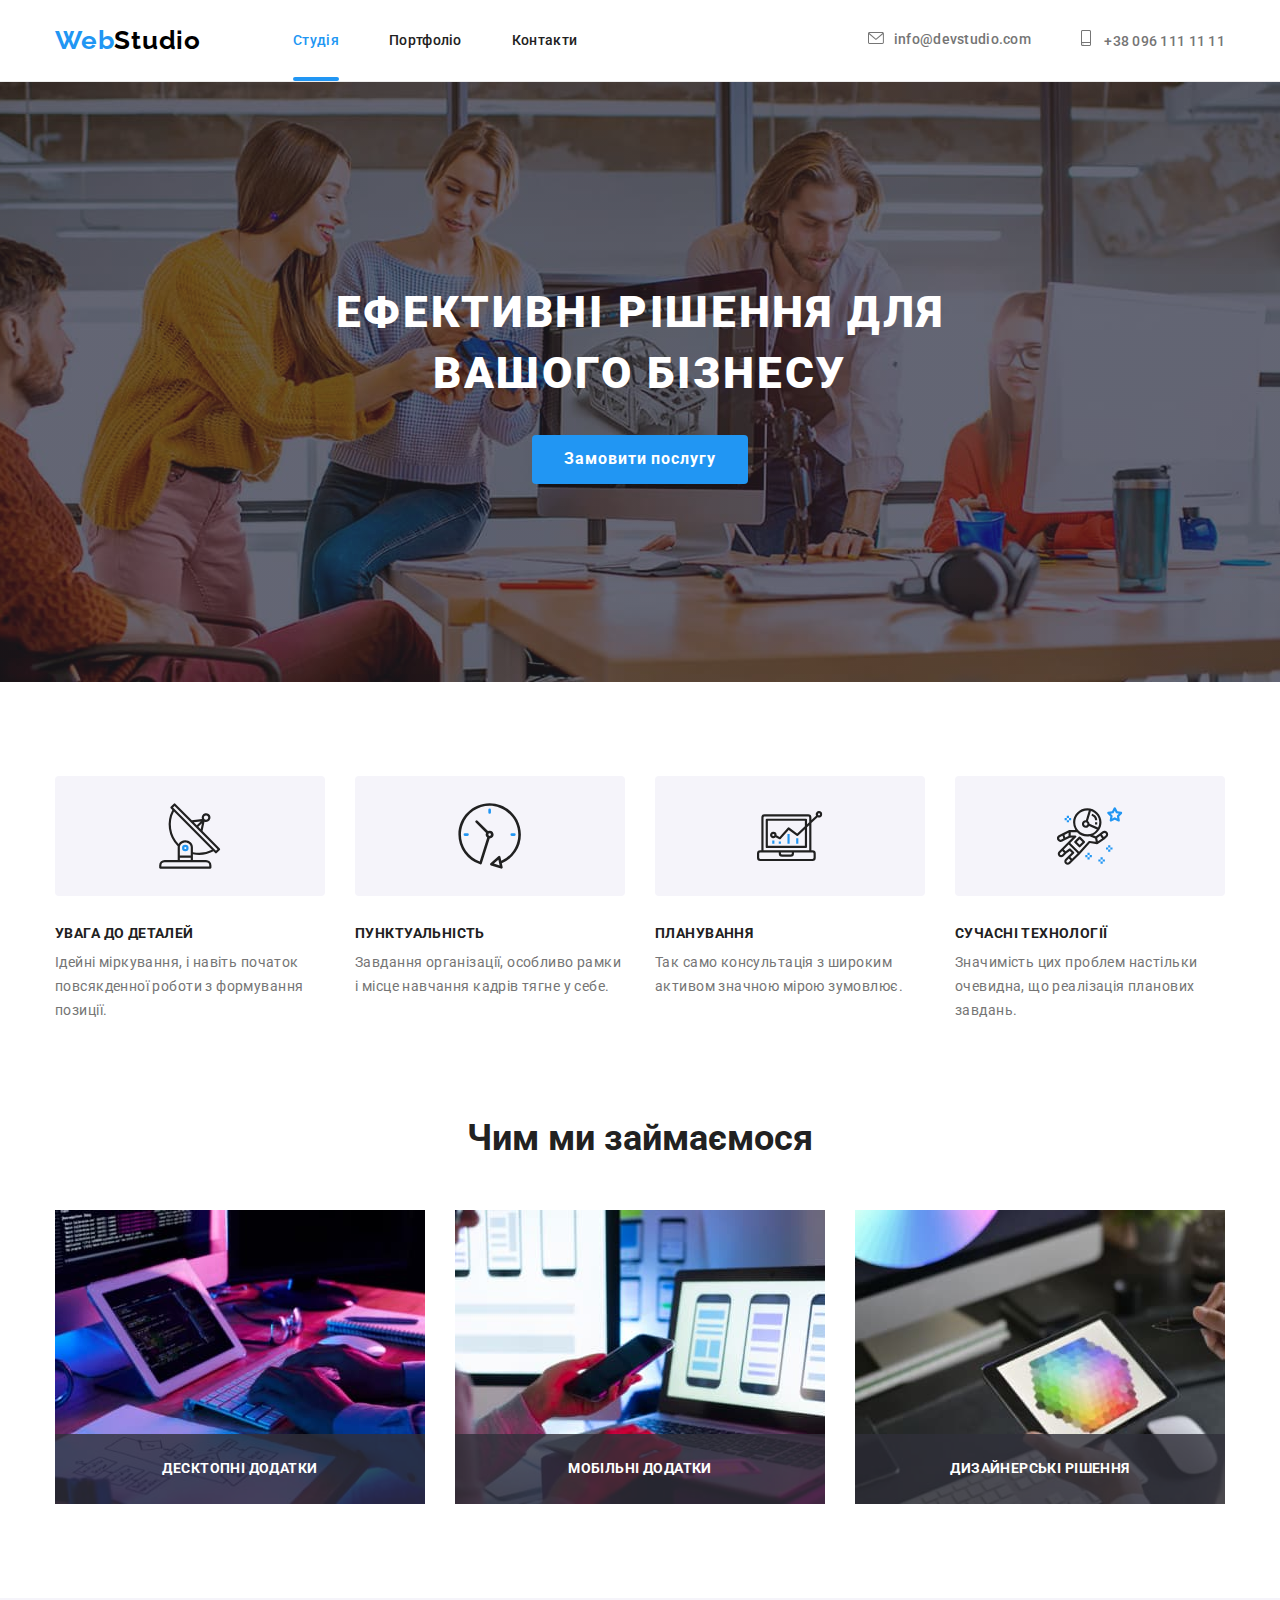
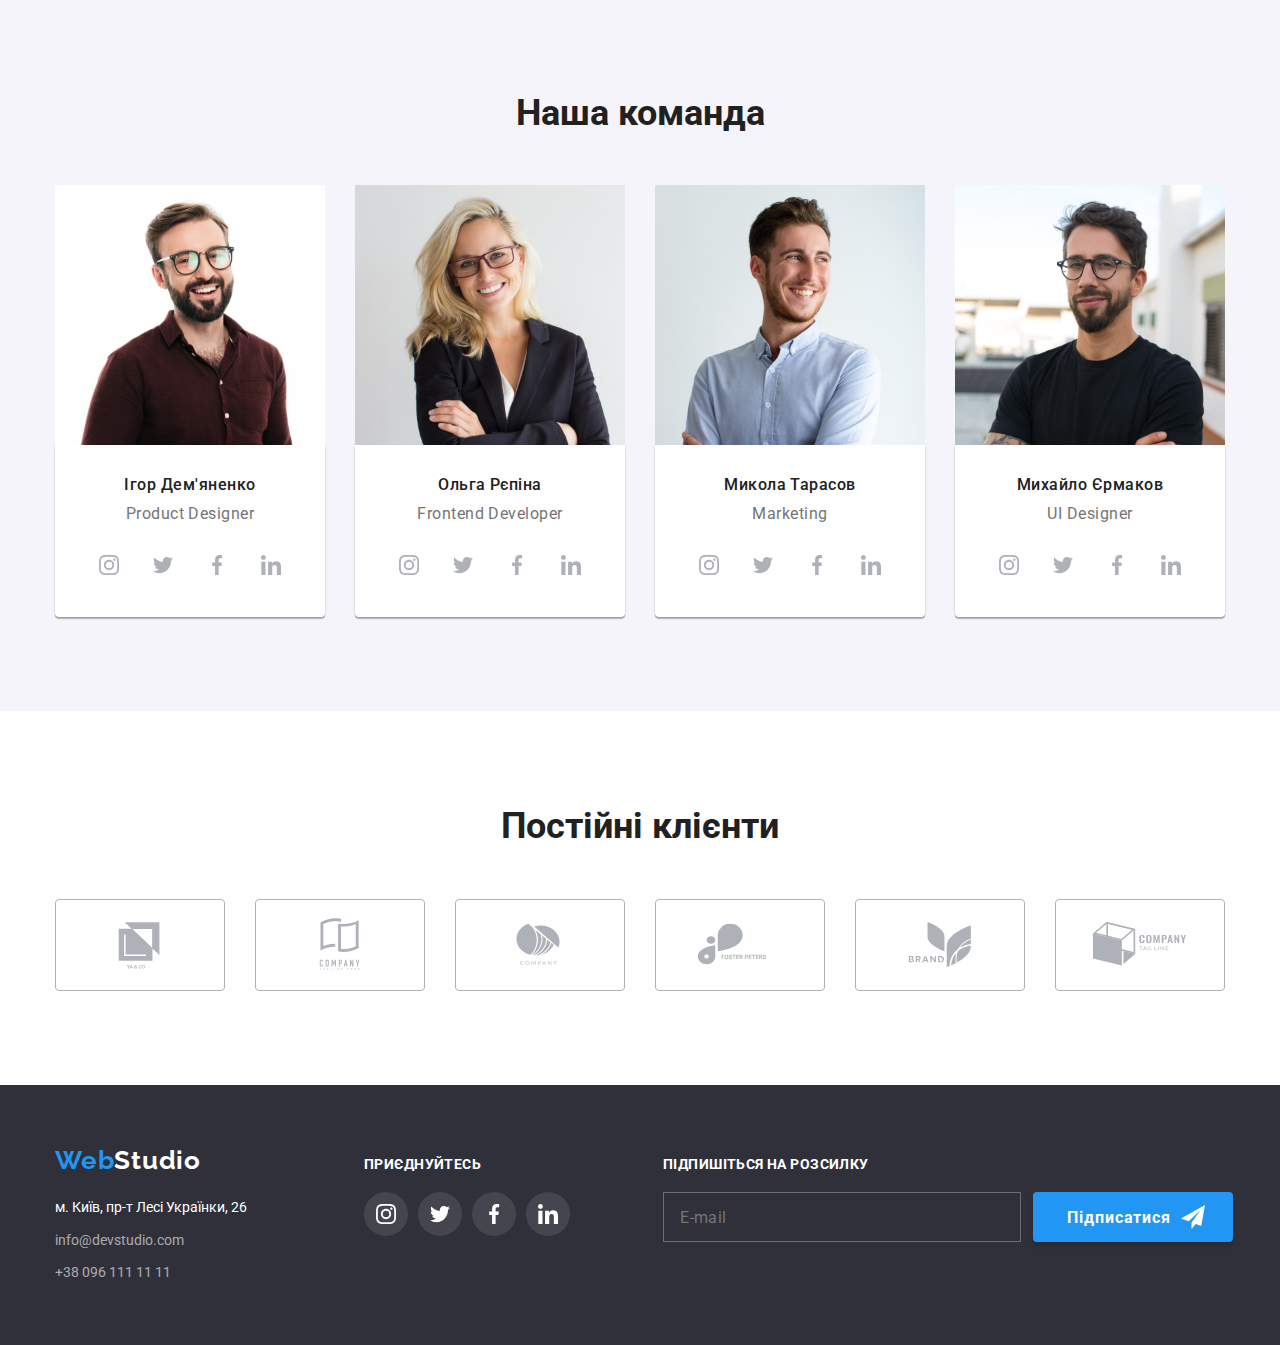
<file: index.html>
<!DOCTYPE html>
<html lang="en">
  <head>
    <meta charset="UTF-8" />
    <meta http-equiv="X-UA-Compatible" content="IE=edge" />
    <meta name="viewport" content="width=device-width, initial-scale=1.0" />
    <title>Web Studio</title>
    <link
      href="https://fonts.googleapis.com/css2?family=Raleway:wght@700&family=Roboto:wght@400;500;700;900&display=swap"
      rel="stylesheet"
    />
    <link
      rel="stylesheet"
      href="https://cdnjs.cloudflare.com/ajax/libs/modern-normalize/1.1.0/modern-normalize.min.css"
    />
    <link rel="stylesheet" href="./CSS/styles.css" />
  </head>
  <body class="page">
    <header class="page-header">
      <div class="container">
        <div class="main-header">
          <a href="./index.html" class="logo"
            ><span class="logo-title">Web</span>Studio</a
          >
          <nav>
            <ul class="site-nav list">
              <li class="item">
                <a href="./index.html" class="link current">Студія</a>
              </li>
              <li class="item">
                <a href="./portfolio.html" class="link">Портфоліо</a>
              </li>
              <li class="item"><a href="" class="link">Контакти</a></li>
            </ul>
          </nav>
          <div class="contacts">
            <ul class="contacts-list">
              <li class="item">
                <a href="mailto:info@devstudio.com" class="email"
                  ><svg class="icon-envelope">
                    <use href="./symbol-defs.svg#icon-envelope"></use></svg
                  >info@devstudio.com</a
                >
              </li>
              <li class="item">
                <a href="tel:+380961111111" class="phone">
                  <svg class="icon-smartphone">
                    <use href="./symbol-defs.svg#icon-smartphone"></use>
                  </svg>
                  +38 096 111 11 11</a
                >
              </li>
            </ul>
          </div>
        </div>
      </div>
    </header>
    <main>
      <section class="hero">
        <h1 class="hero-title">ЕФЕКТИВНІ РІШЕННЯ ДЛЯ ВАШОГО БІЗНЕСУ</h1>
        <button type="button" class="button-hero" data-modal-open>
          Замовити послугу
        </button>
        <div class="backdrop is-hidden" data-modal>
          <div class="modal">
            <button type="button" class="button-modal" data-modal-close>
              <svg class="modal-icon" width="18" height="18">
                <use href="./symbol-defs2.svg#icon-close-black-18dp-2-1"></use>
              </svg>
            </button>
            <p class="modal-title">Залиште свої дані, ми вам передзвонимо</p>
            <form class="modal-form">
              <label class="form-field">
                <span class="form-label">Ім'я</span>
                <input type="text" name="name" />
                <svg class="form-icon" width="18" height="18">
                  <use href="./symbol-defs3.svg#icon-person-black"></use>
                </svg>
              </label>
              <label class="form-field"
                ><span class="form-label">Телефон</span>
                <input type="tel" name="tel" />
                <svg class="form-icon" width="18" height="18">
                  <use href="./symbol-defs3.svg#icon-phone-black"></use>
                </svg>
              </label>
              <label class="form-field">
                <span class="form-label">Пошта</span>
                <input type="email" name="email" />
                <svg class="form-icon" width="18" height="18">
                  <use href="./symbol-defs3.svg#icon-email-black"></use>
                </svg>
              </label>
              <label class="form-field"
                ><span class="form-label">Коментар</span>
                <textarea
                  class="comment"
                  name="comment"
                  rows="6"
                  placeholder="Введіть текст"
                ></textarea>
              </label>
              <label class="checkbox-label">
                <input class="checkbox" type="checkbox" name="policy" />
                <span class="checkbox-icon"></span>
                <span class="policy-text"
                  >Погоджуюся з розсилкою та приймаю
                </span><a href="" class="policy-link">Умови договору</a></label
              >
              <button class="form-button" type="submit">Відправити</button>
            </form>
          </div>
        </div>
      </section>
      <section class="about">
        <div class="container">
          <h2 class="visually-hidden">About</h2>
          <ul class="feature-list">
            <li class="item">
              <div class="thumb">
                <svg class="thumb-icon-antenna">
                  <use href="./symbol-defs.svg#icon-antenna-1"></use>
                </svg>
              </div>
              <h3 class="title">УВАГА ДО ДЕТАЛЕЙ</h3>
              <p>
                Ідейні міркування, і навіть початок повсякденної роботи з
                формування позиції.
              </p>
            </li>
            <li class="item">
              <div class="thumb">
                <svg class="thumb-icon-clock">
                  <use href="./symbol-defs.svg#icon-clock-1"></use>
                </svg>
              </div>
              <h3 class="title">ПУНКТУАЛЬНІСТЬ</h3>
              <p>
                Завдання організації, особливо рамки і місце навчання кадрів
                тягне у себе.
              </p>
            </li>
            <li class="item">
              <div class="thumb">
                <svg class="thumb-icon-diagram">
                  <use href="./symbol-defs.svg#icon-diagram-1"></use>
                </svg>
              </div>
              <h3 class="title">ПЛАНУВАННЯ</h3>
              <p>
                Так само консультація з широким активом значною мірою зумовлює.
              </p>
            </li>
            <li class="item">
              <div class="thumb">
                <svg class="thumb-icon-astronaut">
                  <use href="./symbol-defs.svg#icon-astronaut-1"></use>
                </svg>
              </div>
              <h3 class="title">СУЧАСНІ ТЕХНОЛОГІЇ</h3>
              <p>
                Значимість цих проблем настільки очевидна, що реалізація
                планових завдань.
              </p>
            </li>
          </ul>
        </div>
      </section>
      <section class="work">
        <div class="container">
          <h2 class="section-title">Чим ми займаємося</h2>
          <ul class="work-list">
            <li class="work-item">
              <div class="wrapper">
                <img
                  src="./images/computer.jpg"
                  alt="робота з кодуванням"
                  width="370"
                  height="294"
                />
                <div class="overlay-box">
                  <p class="overlay-text">Десктопні додатки</p>
                </div>
              </div>
            </li>
            <li class="work-item">
              <div class="wrapper">
                <img
                  src="./images/phone.jpg"
                  alt="вибір інтерфейсу"
                  width="370"
                  height="294"
                />
                <div class="overlay-box">
                  <p class="overlay-text">Мобільні додатки</p>
                </div>
              </div>
            </li>
            <li class="work-item">
              <div class="wrapper">
                <img
                  src="./images/tablet.jpg"
                  alt="підбір кольорів"
                  width="370"
                  height="294"
                />
                <div class="overlay-box">
                  <p class="overlay-text">Дизайнерські рішення</p>
                </div>
              </div>
            </li>
          </ul>
        </div>
      </section>
      <section class="team">
        <div class="container">
          <h2 class="section-title">Наша команда</h2>
          <ul class="team-list">
            <li class="item">
              <article class="team-card">
                <div class="card-box">
                  <img
                    src="./images/pdesigner.jpg"
                    alt="Ігор Дем'яненко"
                    width="270"
                    height="260"
                  />
                </div>
                <div class="team-content">
                  <h3 class="team-title">Ігор Дем'яненко</h3>
                  <p class="team-text">Product Designer</p>
                  <ul class="socials list">
                    <li class="socials-item">
                      <a
                        class="socials-link link"
                        href="https://instagram.com"
                        target="_blank"
                        rel="nofollow noopener noreferrer"
                        aria-label="
                      Instagram icon"
                      >
                        <svg class="socials-icon" width="20" height="20">
                          <use href="./symbol-defs.svg#icon-instagram-2"></use>
                        </svg>
                      </a>
                    </li>
                    <li class="socials-item">
                      <a
                        class="socials-link link"
                        href="https://twitter.com"
                        target="_blank"
                        rel="nofollow noopener noreferrer"
                        aria-label="
                      Twitter icon"
                      >
                        <svg class="socials-icon" width="20" height="20">
                          <use href="./symbol-defs.svg#icon-twitter-1"></use>
                        </svg>
                      </a>
                    </li>
                    <li class="socials-item">
                      <a
                        class="socials-link link"
                        href="https://facebook.com"
                        target="_blank"
                        rel="nofollow noopener noreferrer"
                        aria-label="
                      Facebook icon"
                      >
                        <svg class="socials-icon" width="20" height="20">
                          <use href="./symbol-defs.svg#icon-facebook-1"></use>
                        </svg>
                      </a>
                    </li>
                    <li class="socials-item">
                      <a
                        class="socials-link link"
                        href="https://linkedin.com"
                        target="_blank"
                        rel="nofollow noopener noreferrer"
                        aria-label="
                      Linkedin icon"
                      >
                        <svg class="socials-icon" width="20" height="20">
                          <use href="./symbol-defs.svg#icon-linkedin-1"></use>
                        </svg>
                      </a>
                    </li>
                  </ul>
                </div>
              </article>
            </li>
            <li class="item">
              <article class="team-card">
                <div class="card-box">
                  <img
                    src="./images/developer.jpg"
                    alt="Ольга Рєпіна"
                    width="270"
                    height="260"
                  />
                </div>
                <div class="team-content">
                  <h3 class="team-title">Ольга Рєпіна</h3>
                  <p class="team=text">Frontend Developer</p>
                  <ul class="socials list">
                    <li class="socials-item">
                      <a
                        class="socials-link link"
                        href="https://instagram.com"
                        target="_blank"
                        rel="nofollow noopener noreferrer"
                        aria-label="
                      Instagram icon"
                      >
                        <svg class="socials-icon" width="20" height="20">
                          <use href="./symbol-defs.svg#icon-instagram-2"></use>
                        </svg>
                      </a>
                    </li>
                    <li class="socials-item">
                      <a
                        class="socials-link link"
                        href="https://twitter.com"
                        target="_blank"
                        rel="nofollow noopener noreferrer"
                        aria-label="
                      Twitter icon"
                      >
                        <svg class="socials-icon" width="20" height="20">
                          <use href="./symbol-defs.svg#icon-twitter-1"></use>
                        </svg>
                      </a>
                    </li>
                    <li class="socials-item">
                      <a
                        class="socials-link link"
                        href="https://facebook.com"
                        target="_blank"
                        rel="nofollow noopener noreferrer"
                        aria-label="
                      Facebook icon"
                      >
                        <svg class="socials-icon" width="20" height="20">
                          <use href="./symbol-defs.svg#icon-facebook-1"></use>
                        </svg>
                      </a>
                    </li>
                    <li class="socials-item">
                      <a
                        class="socials-link link"
                        href="https://linkedin.com"
                        target="_blank"
                        rel="nofollow noopener noreferrer"
                        aria-label="
                      Linkedin icon"
                      >
                        <svg class="socials-icon" width="20" height="20">
                          <use href="./symbol-defs.svg#icon-linkedin-1"></use>
                        </svg>
                      </a>
                    </li>
                  </ul>
                </div>
              </article>
            </li>
            <li class="item">
              <article class="team-card">
                <div class="card-box">
                  <img
                    src="./images/marketing.jpg"
                    alt="Микола Тарасов"
                    width="270"
                    height="260"
                  />
                </div>
                <div class="team-content">
                  <h3 class="team-title">Микола Тарасов</h3>
                  <p class="team-text">Marketing</p>
                  <ul class="socials list">
                    <li class="socials-item">
                      <a
                        class="socials-link link"
                        href="https://instagram.com"
                        target="_blank"
                        rel="nofollow noopener noreferrer"
                        aria-label="
                      Instagram icon"
                      >
                        <svg class="socials-icon" width="20" height="20">
                          <use href="./symbol-defs.svg#icon-instagram-2"></use>
                        </svg>
                      </a>
                    </li>
                    <li class="socials-item">
                      <a
                        class="socials-link link"
                        href="https://twitter.com"
                        target="_blank"
                        rel="nofollow noopener noreferrer"
                        aria-label="
                      Twitter icon"
                      >
                        <svg class="socials-icon" width="20" height="20">
                          <use href="./symbol-defs.svg#icon-twitter-1"></use>
                        </svg>
                      </a>
                    </li>
                    <li class="socials-item">
                      <a
                        class="socials-link link"
                        href="https://facebook.com"
                        target="_blank"
                        rel="nofollow noopener noreferrer"
                        aria-label="
                      Facebook icon"
                      >
                        <svg class="socials-icon" width="20" height="20">
                          <use href="./symbol-defs.svg#icon-facebook-1"></use>
                        </svg>
                      </a>
                    </li>
                    <li class="socials-item">
                      <a
                        class="socials-link link"
                        href="https://linkedin.com"
                        target="_blank"
                        rel="nofollow noopener noreferrer"
                        aria-label="
                      Linkedin icon"
                      >
                        <svg class="socials-icon" width="20" height="20">
                          <use href="./symbol-defs.svg#icon-linkedin-1"></use>
                        </svg>
                      </a>
                    </li>
                  </ul>
                </div>
              </article>
            </li>
            <li class="item">
              <article class="team-card">
                <div class="card-box">
                  <img
                    src="./images/uidesigner.jpg"
                    alt="Михайло Єрмаков"
                    width="270"
                    height="260"
                  />
                </div>
                <div class="team-content">
                  <h3 class="team-title">Михайло Єрмаков</h3>
                  <p class="team-text">UI Designer</p>
                  <ul class="socials list">
                    <li class="socials-item">
                      <a
                        class="socials-link link"
                        href="https://instagram.com"
                        target="_blank"
                        rel="nofollow noopener noreferrer"
                        aria-label="
                      Instagram icon"
                      >
                        <svg class="socials-icon" width="20" height="20">
                          <use href="./symbol-defs.svg#icon-instagram-2"></use>
                        </svg>
                      </a>
                    </li>
                    <li class="socials-item">
                      <a
                        class="socials-link link"
                        href="https://twitter.com"
                        target="_blank"
                        rel="nofollow noopener noreferrer"
                        aria-label="
                      Twitter icon"
                      >
                        <svg class="socials-icon" width="20" height="20">
                          <use href="./symbol-defs.svg#icon-twitter-1"></use>
                        </svg>
                      </a>
                    </li>
                    <li class="socials-item">
                      <a
                        class="socials-link link"
                        href="https://facebook.com"
                        target="_blank"
                        rel="nofollow noopener noreferrer"
                        aria-label="
                      Facebook icon"
                      >
                        <svg class="socials-icon" width="20" height="20">
                          <use href="./symbol-defs.svg#icon-facebook-1"></use>
                        </svg>
                      </a>
                    </li>
                    <li class="socials-item">
                      <a
                        class="socials-link link"
                        href="https://linkedin.com"
                        target="_blank"
                        rel="nofollow noopener noreferrer"
                        aria-label="
                      Linkedin icon"
                      >
                        <svg class="socials-icon" width="20" height="20">
                          <use href="./symbol-defs.svg#icon-linkedin-1"></use>
                        </svg>
                      </a>
                    </li>
                  </ul>
                </div>
              </article>
            </li>
          </ul>
        </div>
      </section>
      <section class="clients">
        <div class="container">
          <h2 class="section-title">Постійні клієнти</h2>
          <ul class="clients-list">
            <li class="clients-item">
              <a class="clients-link" href="">
                <svg class="clients-icon" width="106" height="60">
                  <use href="./symbol-defs.svg#icon-Logo"></use>
                </svg>
              </a>
            </li>
            <li class="clients-item">
              <a class="clients-link" href="">
                <svg class="clients-icon" width="106" height="60">
                  <use href="./symbol-defs.svg#icon-Logo2"></use></svg
              ></a>
            </li>
            <li class="clients-item">
              <a class="clients-link" href="">
                <svg class="clients-icon" width="106" height="60">
                  <use href="./symbol-defs.svg#icon-Logo3"></use></svg
              ></a>
            </li>
            <li class="clients-item">
              <a class="clients-link" href="">
                <svg class="clients-icon" width="106" height="60">
                  <use href="./symbol-defs.svg#icon-Logo4"></use></svg
              ></a>
            </li>
            <li class="clients-item">
              <a class="clients-link" href="">
                <svg class="clients-icon" width="106" height="60">
                  <use href="./symbol-defs.svg#icon-Logo5"></use></svg
              ></a>
            </li>
            <li class="clients-item">
              <a class="clients-link" href="">
                <svg class="clients-icon" width="106" height="60">
                  <use href="./symbol-defs.svg#icon-Logo6"></use></svg
              ></a>
            </li>
          </ul>
        </div>
      </section>
    </main>
    <footer>
      <div class="footer-container">
        <div class="footer-contacts">
          <div class="footer-logo">
            <a href="./index.html" class="logo"
              ><span class="logo-title">Web</span
              ><span class="logo-text">Studio</span></a
            >
          </div>
          <address>
            <ul class="footer-list">
              <li class="footer-item">
                <a
                  href="https://goo.gl/maps/LgCk8jeFPAjLe6aG8"
                  target="_blank"
                  rel="noopener noreferrer nofollow"
                  class="contact-address"
                  >м. Київ, пр-т Лесі Українки, 26</a
                >
              </li>
              <li class="footer-item">
                <a href="mailto:info@devstudio.com" class="contact-email"
                  >info@devstudio.com</a
                >
              </li>
              <li class="footer-item">
                <a href="tel:+380961111111" class="contact-phone"
                  >+38 096 111 11 11</a
                >
              </li>
            </ul>
          </address>
        </div>
        <div class="footer-content">
          <p class="footer-title">приєднуйтесь</p>
          <ul class="networks-list">
            <li class="networks-item">
              <a
                class="networks-link link"
                href="https://instagram.com"
                target="_blank"
                rel="nofollow noopener noreferrer"
                aria-label="
            Instagram icon"
              >
                <svg class="networks-icon" width="20" height="20">
                  <use href="./symbol-defs.svg#icon-instagram-2"></use>
                </svg>
              </a>
            </li>
            <li class="networks-item">
              <a
                class="networks-link link"
                href="https://twitter.com"
                target="_blank"
                rel="nofollow noopener noreferrer"
                aria-label="
            Twitter icon"
              >
                <svg class="networks-icon" width="20" height="20">
                  <use href="./symbol-defs.svg#icon-twitter-1"></use>
                </svg>
              </a>
            </li>
            <li class="networks-item">
              <a
                class="networks-link link"
                href="https://facebook.com"
                target="_blank"
                rel="nofollow noopener noreferrer"
                aria-label="
            Facebook icon"
              >
                <svg class="networks-icon" width="20" height="20">
                  <use href="./symbol-defs.svg#icon-facebook-1"></use>
                </svg>
              </a>
            </li>
            <li class="networks-item">
              <a
                class="networks-link link"
                href="https://linkedin.com"
                target="_blank"
                rel="nofollow noopener noreferrer"
                aria-label="
            Linkedin icon"
              >
                <svg class="networks-icon" width="20" height="20">
                  <use href="./symbol-defs.svg#icon-linkedin-1"></use>
                </svg>
              </a>
            </li>
          </ul>
        </div>
        <div>
          <p class="footer-title">Підпишіться на розсилку</p>
          <form class="footer-form">
            <label class="footer-label">
              <input
                class="footer-input"
                type="email"
                name="email"
                placeholder="E-mail"
              />
            </label>
            <button class="footer-button" type="submit">
              <span class="footer-subscribe">Підписатися</span>
              <svg class="footer-icon" width="24" height="24">
                <use href="./symbol-defs3.svg#icon-icon-send"></use>
              </svg>
            </button>
          </form>
        </div>
      </div>
    </footer>
    <script src="./js/modal.js"></script>
  </body>
</html>
</file>
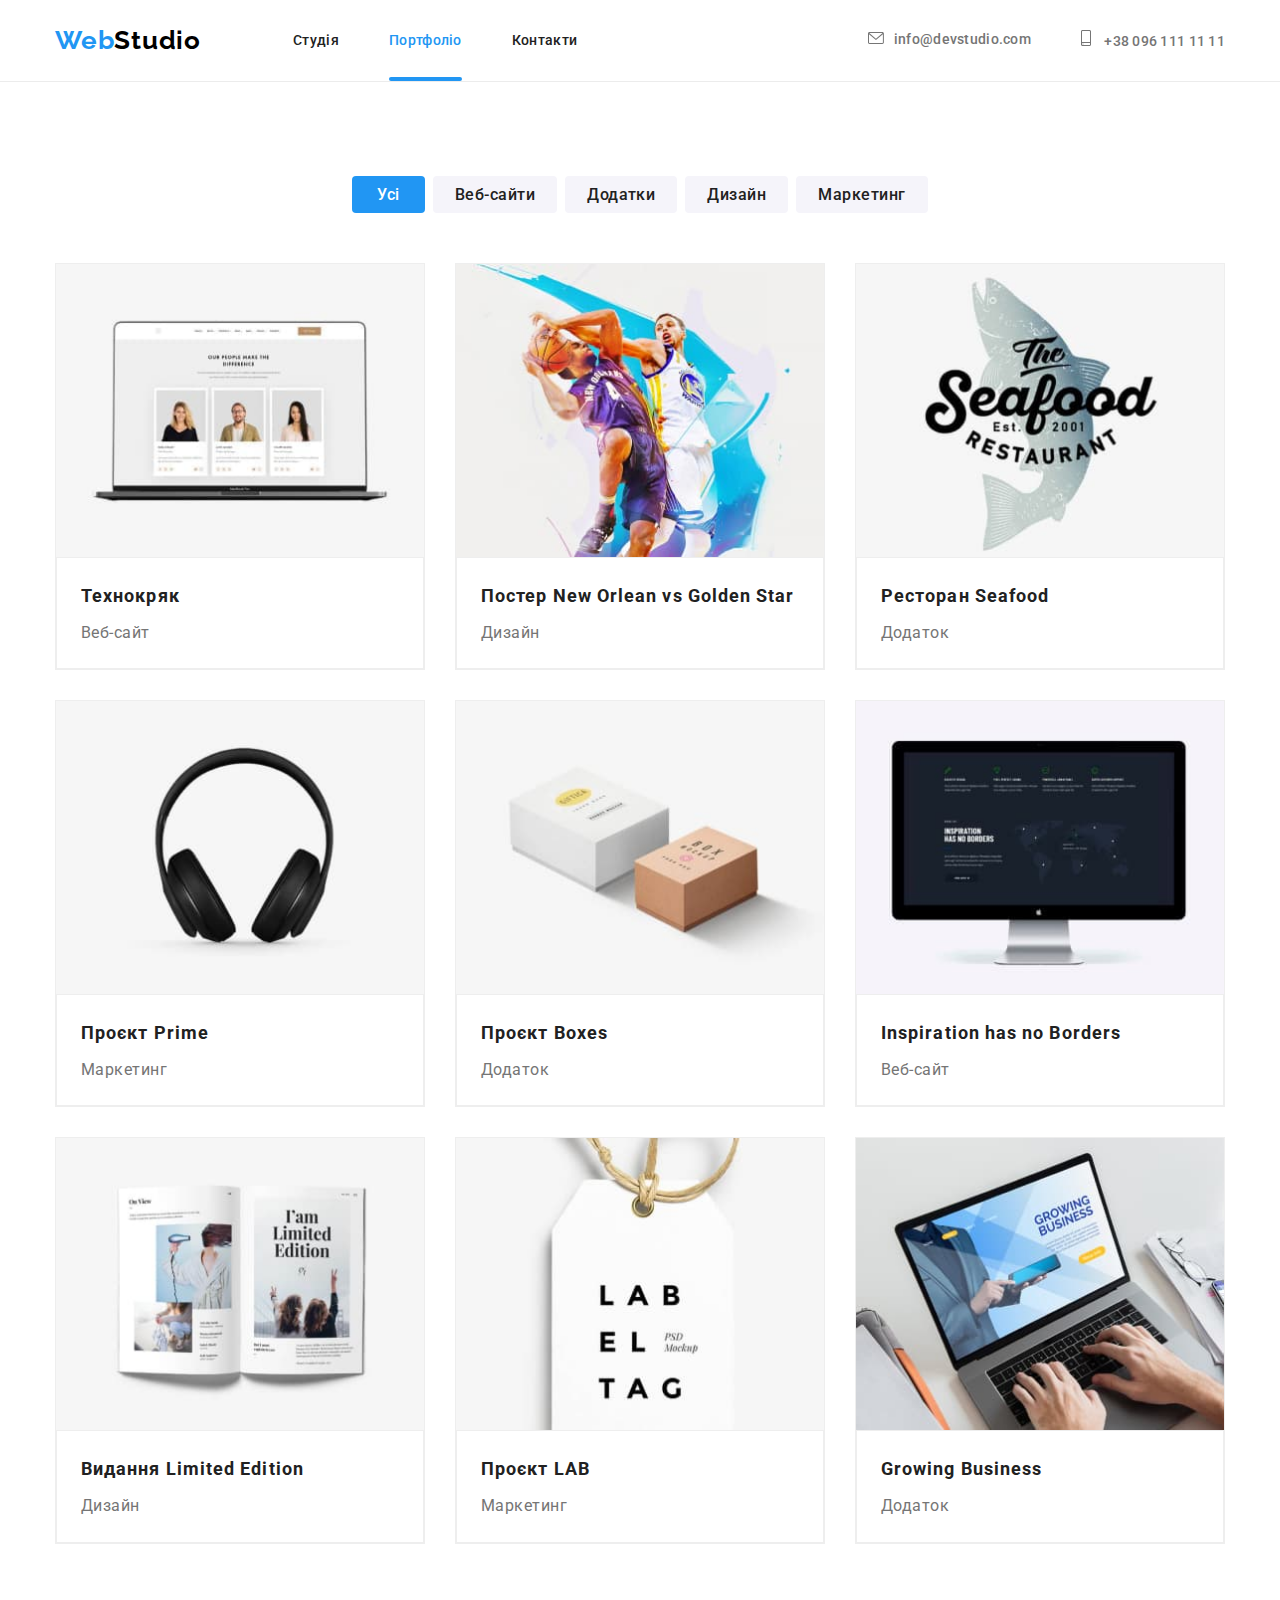
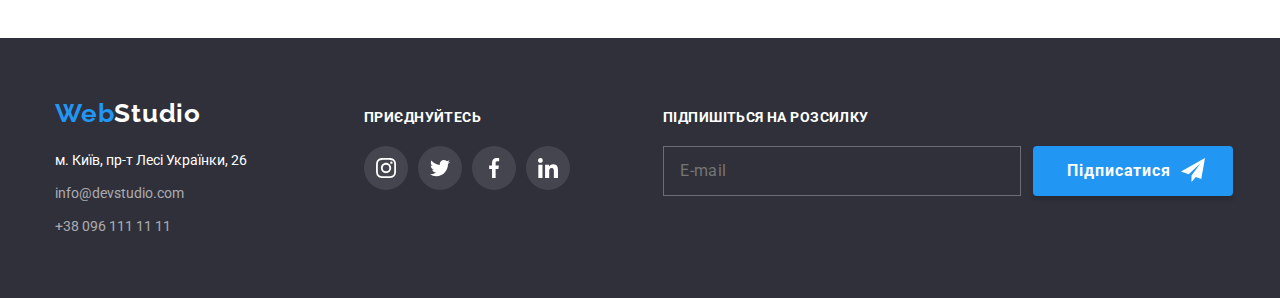
<file: portfolio.html>
<!DOCTYPE html>
<html lang="en">
  <head>
    <meta charset="UTF-8" />
    <meta http-equiv="X-UA-Compatible" content="IE=edge" />
    <meta name="viewport" content="width=device-width, initial-scale=1.0" />
    <title>Portfolio</title>
    <link
      href="https://fonts.googleapis.com/css2?family=Raleway:wght@700&family=Roboto:wght@400;500;700;900&display=swap"
      rel="stylesheet"
    />
    <link
      rel="stylesheet"
      href="https://cdnjs.cloudflare.com/ajax/libs/modern-normalize/1.1.0/modern-normalize.min.css"
    />
    <link rel="stylesheet" href="./CSS/styles.css" />
  </head>
  <body class="page">
    <header class="page-header">
      <div class="container">
        <div class="main-header">
          <a href="./index.html" class="logo"
            ><span class="logo-title">Web</span>Studio</a
          >
          <nav>
            <ul class="site-nav list">
              <li class="item">
                <a href="./index.html" class="link">Студія</a>
              </li>
              <li class="item">
                <a href="./portfolio.html" class="link current">Портфоліо</a>
              </li>
              <li class="item"><a href="" class="link">Контакти</a></li>
            </ul>
          </nav>
          <div class="contacts">
            <ul class="contacts-list">
              <li class="item">
                <a href="mailto:info@devstudio.com" class="email"
                  ><svg class="icon-envelope">
                    <use href="./symbol-defs.svg#icon-envelope"></use></svg
                  >info@devstudio.com</a
                >
              </li>
              <li class="item">
                <a href="tel:+380961111111" class="phone">
                  <svg class="icon-smartphone">
                    <use href="./symbol-defs.svg#icon-smartphone"></use>
                  </svg>
                  +38 096 111 11 11</a
                >
              </li>
            </ul>
          </div>
        </div>
      </div>
    </header>
    <main>
      <h1 class="visually-hidden">Portfolio</h1>
      <section class="filter">
        <div class="container">
          <ul class="list">
            <li class="element">
              <button type="button" class="button thirdly">Усі</button>
            </li>
            <li class="element">
              <button type="button" class="button secondary">Веб-сайти</button>
            </li>
            <li class="element">
              <button type="button" class="button secondary">Додатки</button>
            </li>
            <li class="element">
              <button type="button" class="button secondary">Дизайн</button>
            </li>
            <li class="element">
              <button type="button" class="button secondary">Маркетинг</button>
            </li>
          </ul>
          <h1 class="visually-hidden">Portfolio</h1>
          <ul class="card-set">
            <li class="item">
              <a class="card-set-link" href="">
                <article class="card">
                  <div class="card-thumb">
                    <img
                      src="./images/techno.jpg"
                      alt="веб-сайт"
                      width="370"
                      height="294"
                    />
                    <div class="overlay-portfolio">
                      <p class="overlay-description">
                        Ресурс пропонує комплексні пропозиції з різним рівнем
                        функціоналу та сервісів. Все це дозволить відвідувачу
                        отримати вичерпні відомості про компанію чи приватну
                        особу.
                      </p>
                    </div>
                  </div>
                  <div class="card-content">
                    <h2 class="card-title">Технокряк</h2>
                    <p class="card-text">Веб-сайт</p>
                  </div>
                </article>
              </a>
            </li>
            <li class="item">
              <a class="card-set-link" href="">
                <article class="card">
                  <div class="card-thumb">
                    <img
                      src="./images/basketball.jpg"
                      alt="постер"
                      width="370"
                      height="294"
                    />
                    <div class="overlay-portfolio">
                      <p class="overlay-description">
                        Ресурс пропонує комплексні пропозиції з різним рівнем
                        функціоналу та сервісів. Все це дозволить відвідувачу
                        отримати вичерпні відомості про компанію чи приватну
                        особу.
                      </p>
                    </div>
                  </div>
                  <div class="card-content">
                    <h2 class="card-title">Постер New Orlean vs Golden Star</h2>
                    <p class="card-text">Дизайн</p>
                  </div>
                </article>
              </a>
            </li>
            <li class="item">
              <a class="card-set-link" href="">
                <article class="card">
                  <div class="card-thumb">
                    <img
                      src="./images/seafood.jpg"
                      alt="ресторан"
                      width="370"
                      height="294"
                    />
                    <div class="overlay-portfolio">
                      <p class="overlay-description">
                        Ресурс пропонує комплексні пропозиції з різним рівнем
                        функціоналу та сервісів. Все це дозволить відвідувачу
                        отримати вичерпні відомості про компанію чи приватну
                        особу.
                      </p>
                    </div>
                  </div>
                  <div class="card-content">
                    <h2 class="card-title">Ресторан Seafood</h2>
                    <p class="card-text">Додаток</p>
                  </div>
                </article>
              </a>
            </li>
            <li class="item">
              <a class="card-set-link" href="">
                <article class="card">
                  <div class="card-thumb">
                    <img
                      src="./images/headset.jpg"
                      alt="навушники"
                      width="370"
                      height="294"
                    />
                    <div class="overlay-portfolio">
                      <p class="overlay-description">
                        Ресурс пропонує комплексні пропозиції з різним рівнем
                        функціоналу та сервісів. Все це дозволить відвідувачу
                        отримати вичерпні відомості про компанію чи приватну
                        особу.
                      </p>
                    </div>
                  </div>
                  <div class="card-content">
                    <h2 class="card-title">Проєкт Prime</h2>
                    <p class="card-text">Маркетинг</p>
                  </div>
                </article>
              </a>
            </li>
            <li class="item">
              <a class="card-set-link" href="">
                <article class="card">
                  <div class="card-thumb">
                    <img
                      src="./images/projectbox.jpg"
                      alt="додаток"
                      width="370"
                      height="294"
                    />
                    <div class="overlay-portfolio">
                      <p class="overlay-description">
                        Ресурс пропонує комплексні пропозиції з різним рівнем
                        функціоналу та сервісів. Все це дозволить відвідувачу
                        отримати вичерпні відомості про компанію чи приватну
                        особу.
                      </p>
                    </div>
                  </div>
                  <div class="card-content">
                    <h2 class="card-title">Проєкт Boxes</h2>
                    <p class="card-text">Додаток</p>
                  </div>
                </article>
              </a>
            </li>
            <li class="item">
              <a class="card-set-link" href="">
                <article class="card">
                  <div class="card-thumb">
                    <img
                      src="./images/screen.jpg"
                      alt="монітор"
                      width="370"
                      height="294"
                    />
                    <div class="overlay-portfolio">
                      <p class="overlay-description">
                        Ресурс пропонує комплексні пропозиції з різним рівнем
                        функціоналу та сервісів. Все це дозволить відвідувачу
                        отримати вичерпні відомості про компанію чи приватну
                        особу.
                      </p>
                    </div>
                  </div>
                  <div class="card-content">
                    <h2 class="card-title">Inspiration has no Borders</h2>
                    <p class="card-text">Веб-сайт</p>
                  </div>
                </article>
              </a>
            </li>
            <li class="item">
              <a class="card-set-link" href="">
                <article class="card">
                  <div class="card-thumb">
                    <img
                      src="./images/edition.jpg"
                      alt="видання"
                      width="370"
                      height="294"
                    />
                    <div class="overlay-portfolio">
                      <p class="overlay-description">
                        Ресурс пропонує комплексні пропозиції з різним рівнем
                        функціоналу та сервісів. Все це дозволить відвідувачу
                        отримати вичерпні відомості про компанію чи приватну
                        особу.
                      </p>
                    </div>
                  </div>
                  <div class="card-content">
                    <h2 class="card-title">Видання Limited Edition</h2>
                    <p class="card-text">Дизайн</p>
                  </div>
                </article>
              </a>
            </li>
            <li class="item">
              <a class="card-set-link" href="">
                <article class="card">
                  <div class="card-thumb">
                    <img
                      src="./images/lab.jpg"
                      alt="маркетинг"
                      wwidth="370"
                      height="294"
                    />
                    <div class="overlay-portfolio">
                      <p class="overlay-description">
                        Ресурс пропонує комплексні пропозиції з різним рівнем
                        функціоналу та сервісів. Все це дозволить відвідувачу
                        отримати вичерпні відомості про компанію чи приватну
                        особу.
                      </p>
                    </div>
                  </div>
                  <div class="card-content">
                    <h2 class="card-title">Проєкт LAB</h2>
                    <p class="card-text">Маркетинг</p>
                  </div>
                </article>
              </a>
            </li>
            <li class="item">
              <a class="card-set-link" href="">
                <article class="card">
                  <div class="card-thumb">
                    <img
                      src="./images/notebook.jpg"
                      alt="ноутбук"
                      width="370"
                      height="294"
                    />
                    <div class="overlay-portfolio">
                      <p class="overlay-description">
                        Ресурс пропонує комплексні пропозиції з різним рівнем
                        функціоналу та сервісів. Все це дозволить відвідувачу
                        отримати вичерпні відомості про компанію чи приватну
                        особу.
                      </p>
                    </div>
                  </div>
                  <div class="card-content">
                    <h2 class="card-title">Growing Business</h2>
                    <p class="card-text">Додаток</p>
                  </div>
                </article>
              </a>
            </li>
          </ul>
        </div>
      </section>
    </main>
    <footer>
      <div class="footer-container">
        <div class="footer-contacts">
          <div class="footer-logo">
            <a href="./index.html" class="logo"
              ><span class="logo-title">Web</span
              ><span class="logo-text">Studio</span></a
            >
          </div>
          <address>
            <ul class="footer-list">
              <li class="footer-item">
                <a
                  href="https://goo.gl/maps/LgCk8jeFPAjLe6aG8"
                  target="_blank"
                  rel="noopener noreferrer nofollow"
                  class="contact-address"
                  >м. Київ, пр-т Лесі Українки, 26</a
                >
              </li>
              <li class="footer-item">
                <a href="mailto:info@devstudio.com" class="contact-email"
                  >info@devstudio.com</a
                >
              </li>
              <li class="footer-item">
                <a href="tel:+380961111111" class="contact-phone"
                  >+38 096 111 11 11</a
                >
              </li>
            </ul>
          </address>
        </div>
        <div class="footer-content">
          <p class="footer-title">приєднуйтесь</p>
          <ul class="networks-list">
            <li class="networks-item">
              <a
                class="networks-link link"
                href="https://instagram.com"
                target="_blank"
                rel="nofollow noopener noreferrer"
                aria-label="
            Instagram icon"
              >
                <svg class="networks-icon" width="20" height="20">
                  <use href="./symbol-defs.svg#icon-instagram-2"></use>
                </svg>
              </a>
            </li>
            <li class="networks-item">
              <a
                class="networks-link link"
                href="https://twitter.com"
                target="_blank"
                rel="nofollow noopener noreferrer"
                aria-label="
            Twitter icon"
              >
                <svg class="networks-icon" width="20" height="20">
                  <use href="./symbol-defs.svg#icon-twitter-1"></use>
                </svg>
              </a>
            </li>
            <li class="networks-item">
              <a
                class="networks-link link"
                href="https://facebook.com"
                target="_blank"
                rel="nofollow noopener noreferrer"
                aria-label="
            Facebook icon"
              >
                <svg class="networks-icon" width="20" height="20">
                  <use href="./symbol-defs.svg#icon-facebook-1"></use>
                </svg>
              </a>
            </li>
            <li class="networks-item">
              <a
                class="networks-link link"
                href="https://linkedin.com"
                target="_blank"
                rel="nofollow noopener noreferrer"
                aria-label="
            Linkedin icon"
              >
                <svg class="networks-icon" width="20" height="20">
                  <use href="./symbol-defs.svg#icon-linkedin-1"></use>
                </svg>
              </a>
            </li>
          </ul>
        </div>
        <div>
          <p class="footer-title">Підпишіться на розсилку</p>
          <form class="footer-form">
            <label class="footer-label">
              <input
                class="footer-input"
                type="email"
                name="email"
                placeholder="E-mail"
              />
            </label>
            <button class="footer-button" type="submit">
              <span class="footer-subscribe">Підписатися</span>
              <svg class="footer-icon" width="24" height="24">
                <use href="./symbol-defs3.svg#icon-icon-send"></use>
              </svg>
            </button>
          </form>
        </div>
      </div>
    </footer>
  </body>
</html>
</file>
<file: CSS/styles.css>
:root {
  --primary-text-color: #757575;
  --title-text-color: #212121;
  --accent-text-color: #2196f3;
  --primary-bg-color: #ffffff;
  --accent-bg-color: #2f303a;
  --secondary-bg-color: #f5f5f5;
  --special-bg-color: #f5f4fa;
  --header-border-color: #ececec;
  --logo-head-color: #000000;
  --card-set-gap: 30px;
  --icon-color: #AFB1B8;

}
.container {
  width: 1200px;
  padding-left: 15px;
  padding-right: 15px;
  margin-right: auto;
  margin-left: auto;
}
.main-header {
  display: flex;
  align-items: center;
  margin: 0;
  padding: 0;
}

.page-header {
  margin: 0;
  padding: 0;
  background-color: var(--primary-bg-color);
  border-bottom: 1px solid var(--header-border-color);
}
.page {
  margin: 0;
  background-color: var(--primary-bg-color);
  color: var(--primary-text-color);
}
p {
  margin: 0;
  padding: 0;
}
nav {
  letter-spacing: 0.02em;
}
.title {
  margin: 0;
  padding: 0;
}
h2 {
  margin: 0;
  padding: 0;
}
a {
  text-decoration: none;
}
.list {
  padding: 0;
  margin: 0;
  list-style: none;
}
.logo {
  width: 145px;
  margin-right: 93px;
  font-family: "Raleway", sans-serif;
  font-weight: 700;
  font-size: 26px;
  line-height: 1.2;
  letter-spacing: 0.03em;
  color: var(--logo-head-color);
}
.link:hover {
  color: var(--logo-head-color);
}
.logo-title {
  color: var(--accent-text-color);
  font-family: "Raleway", sans-serif;
}
.logo-text {
  color: var(--primary-bg-color);
}

.site-nav {
  display: flex;
  
  background-color: var(--primary-bg-color);
}
.site-nav .item {
  margin-right: 50px;
}
.site-nav .item:last-child {
  margin-right: 0;
}
.site-nav .link {
  display: block;
  position: relative;
  padding-top: 32px;
  padding-bottom: 32px;
  color: var(--title-text-color);
  font-weight: 500;
  font-size: 14px;
  line-height: 1.2;

  transition: color 250ms cubic-bezier(0.4, 0, 0.2, 1);
}
.site-nav .link:hover,
.site-nav .link:focus {
  color: var(--accent-text-color);
}
.site-nav .link.current {
  color: var(--accent-text-color);
}
.site-nav .link.current::after {
  content: "";
  position: absolute;
  bottom: 0;
  left: 0;
  display: block;
  width: 100%;
  height: 4px;
  background-color: var(--accent-text-color);
  border-radius: 2px;
}
.contacts-list {
  list-style: none;
  display: flex;
  color: var(--primary-text-color);
}

.email {
  color: var(--primary-text-color);
  font-weight: 500;
  font-size: 14px;
  line-height: 1.1;
  letter-spacing: 0.02em;

  transition: fill 250ms cubic-bezier(0.4, 0, 0.2, 1);
}
.phone {
  color: var(--primary-text-color);
  font-weight: 500;
  font-size: 14px;
  line-height: 1.1;
  letter-spacing: 0.02em;

  transition: fill 250ms cubic-bezier(0.4, 0, 0.2, 1);
}

.icon-envelope {
  fill: var(--primary-text-color);
  width: 16px;
  height: 12px;
  margin-right: 10px;
  align-items: baseline;
}
.email:hover .icon-envelope,
.email:focus .icon-envelope {
  fill: var(--accent-text-color);
}




.icon-smartphone {
  fill: var(--primary-text-color);
  width: 10px;
  height: 16px;
  margin-right: 10px;
}
.phone:hover .icon-smartphone,
.phone:focus .icon-smartphone {
  fill: var(--accent-text-color);
}
.contacts {
  margin-left: auto;
}

.email:hover,
.email:focus {
  color: var(--accent-text-color);
}


.contacts .item + .item {
  margin-left: 50px;
  list-style: none;
}
.contacts:hover,
.contacts:focus {
  color: var(--accent-text-color);
}

.phone:hover,
.phone:focus {
  color: var(--accent-text-color);
}
body {
  background-color: var(--primary-bg-color);
  color: var(--primary-text-color);
  font-family: "Roboto", sans-serif;
}

.backdrop {
  position: fixed;
  top: 0;
  left: 0;
  z-index: 2;
  width: 100%;
  height: 100%;
  background-color: rgba(0, 0, 0, 0.2);
  opacity: 1;

  transition: opacity 250ms cubic-bezier(0.4, 0, 0.2, 1);
}

.backdrop.is-hidden {
  opacity: 0;
  pointer-events: none;
}

.backdrop.is-hidden .modal {
  transform: translate(-50%, -50%) scale(0.9);
}

.modal {
  position: absolute;
  left: 50%;
  top: 50%;
  min-width: 528px;
  min-height: 581px;
  background-color: var(--primary-bg-color);
  box-shadow: 0px 1px 3px rgba(0, 0, 0, 0.12), 0px 1px 1px rgba(0, 0, 0, 0.14), 0px 2px 1px rgba(0, 0, 0, 0.2);
  border-radius: 4px;
  transform: translate(-50%, -50%) scale(1);

  transition: transform 250ms cubic-bezier(0.4, 0, 0.2, 1);
}
.button-modal {
  display: flex;
  align-items: center;
  justify-content: center;
  position: absolute;
  top: 8px;
  right: 8px;
  width: 30px;
  height: 30px;
  background-color: var(--primary-bg-color);
  border: 1px solid rgba(0, 0, 0, 0.1);
  border-radius: 50%;
  cursor: pointer;

  transition: fill 250ms cubic-bezier(0.4, 0, 0.2, 1);
}
.button-modal:focus > .modal-icon, 
.button-modal:hover > .modal-icon {
  fill: var(--accent-text-color);
}
.modal-icon {
  fill: var(--logo-head-color);
  
}

.modal-title {
  padding-top: 40px;
  padding-left: 40px;
  padding-right: 40px;
  margin-bottom: 12px;
  font-family: 'Roboto';
  font-weight: 700;
  font-size: 20px;
  line-height: 1.15;
  text-align: center;
  letter-spacing: 0.03em;
  color: var(--title-text-color);
}


textarea {
  resize: none;
  width: 448px;
  height: 120px;
  border: 1px solid rgba(33, 33, 33, 0.2);
  border-radius: 4px;
}
.modal-form {
  margin: 0;
  width: 448px;
  margin-left: auto;
  margin-right: auto;
  padding: 4px;
  text-align: left;
}
.form-field {
  position: relative;
  margin-bottom: 10px;
  display: flex;
  flex-direction: column;
}

.form-label {
  
  margin-bottom: 4px;
  width: 22px;
  height: 14px;
  left: 576px;
  top: 297px;
  font-family: 'Roboto';
  font-size: 12px;
  line-height: 1.16;
  letter-spacing: 0.01em;
  color: var(--primary-text-color);
}

.form-icon {
  position: absolute;
  top: 63%;
  left: 15px;
  transform: translateY(-50%);
  display: inline-block;
  background-color: var(--primary-bg-color);
  fill: var(--title-text-color);
  
  transition: fill 250ms cubic-bezier(0.4, 0, 0.2, 1);
}

.form-field:focus-within > .form-icon {
  fill: var(--accent-text-color);
}


.form-field input {
  padding-left: 42px;
  width: 448px;
  height: 40px;
  margin: 0;
  border: 1px solid rgba(33, 33, 33, 0.2);
  border-radius: 4px;

  transition: border 250ms cubic-bezier(0.4, 0, 0.2, 1);
}
.form-field input:hover,
.form-field input:focus {
  border: 1px solid var(--accent-text-color);
}


.comment {
  font-size: 12px;
  line-height: 1.16;
  letter-spacing: 0.01em;
  padding: 12px 16px;
}
.checkbox-label {
  display: inline-block;
  width: 448px;
  margin-top: 8px;
  align-items: center;
  justify-content: space-between;
  padding-left: 12px;
  margin-bottom: 30px;
}
.checkbox {
  -webkit-appearance: none;
  display: inline-block;
  position: absolute;
  width: 1px;
  height: 1px;
  margin: -1px;
  border: 0;
  padding: 0;
  white-space: nowrap;
  clip-path: inset(100%);
  clip: rect(0 0 0 0);
  overflow: hidden;
  cursor: pointer;
}
.checkbox-icon {
  display: inline-block;
  width: 16px;
  height: 15px;
  background-image: url('../images/Vector.svg');
  background-repeat: no-repeat;
  background-position: center;
}
.checkbox:checked + .checkbox-icon {
  border-color: var(--accent-text-color);
  background-image: url('../images/icon\ check.svg');
  background-size: contain;
  background-origin: border-box;
  background-repeat: no-repeat;
  background-position: center;
}
.policy-text {
  user-select: none;
  margin-left: 8.38px;
  font-size: 14px;
  line-height: 1.71;
  letter-spacing: 0.03em;
  color: var(--primary-text-color);
}
.policy-link {
  display: inline-block;
  position: absolute;
  text-decoration: underline;
  left: 355px;
  font-size: 14px;
  line-height: 1.71;
  letter-spacing: 0.03em;
  color: var(--accent-text-color);
  padding-right: 51px;

  transition: color 250ms cubic-bezier(0.4, 0, 0.2, 1);
}
.policy-link:hover,
.policy-link:focus {
  color: var(--accent-text-color);
}

.form-button {
  
  border: none;
  padding: 10px 52px;
  margin-bottom: 40px;
  margin-left: auto;
  margin-right: auto;
  color: var(--primary-bg-color);
  background: var(--accent-text-color);
  box-shadow: 0px 4px 4px rgba(0, 0, 0, 0.15);
  border-radius: 4px;
  display: flex;
  align-items: center;
  text-align: center;
  letter-spacing: 0.06em;
  font-weight: 700;
  font-size: 16px;
  line-height: 1.87;
  cursor: pointer;

  transition: color 250ms cubic-bezier(0.4, 0, 0.2, 1);
}
.form-button:hover,
.form-button:focus {
  background-color: var(--accent-text-color);
}

.hero {
  max-width: 1600px;
  height: 600px;
  margin: 0;
  margin-left: auto;
  margin-right: auto;
  padding-top: 200px;
  padding-bottom: 200px;
  text-align: center;
  background-color: var(--accent-bg-color);
  background-image: linear-gradient(
    to right,
    rgba(47, 48, 58, 0.4),
    rgba(47, 48, 58, 0.4)),
  url('../images/hero.jpg');
  background-repeat: no-repeat;
  background-position: center;
  background-size: cover;
}
.hero-title {
  color: var(--primary-bg-color);
  font-weight: 900;
  font-size: 44px;
  line-height: 1.4;
  text-align: center;
  letter-spacing: 0.06em;
  width: 696px;
  margin-top: 0;
  margin-left: auto;
  margin-right: auto;
  margin-bottom: 30px;
}

.button-hero {
  border: none;
  border-radius: 4px;
  padding: 10px 32px;
  text-align: center;
  color: var(--primary-bg-color);
  background-color: var(--accent-text-color);
  font-family: inherit;
  font-weight: 700;
  font-size: 16px;
  line-height: 1.8;
  cursor: pointer;
  letter-spacing: 0.06em;
}
.button.primary {
  border: none;
  border-radius: 4px;
  padding: 6px 25px;
  text-align: center;
  color: var(--primary-bg-color);
  background-color: var(--accent-text-color);
  font-weight: 500;
  font-size: 16px;
  line-height: 1.6;
  cursor: pointer;
  letter-spacing: 0.03em;
}



.button.secondary:hover,
.button.secondary:focus {
  color: var(--primary-bg-color);
  background-color: var(--accent-text-color);
}
.visually-hidden {
  position: absolute;
  width: 1px;
  height: 1px;
  margin: -1px;
  border: 0;
  padding: 0;
  white-space: nowrap;
  clip-path: inset(100%);
  clip: rect(0 0 0 0);
  overflow: hidden;
}

img {
  display: block;
  max-width: 100%;
  height: auto;
}
.about {
  margin: 0;
  padding-top: 94px;
  
}

.feature-list .title {
  margin-bottom: 10px;
  color: var(--title-text-color);
  font-weight: 700;
  font-size: 14px;
  line-height: 1.1;
  letter-spacing: 0.03em;
}
.feature-list {
  list-style: none;
  display: flex;
  margin: 0;
  padding: 0;
  color: var(--primary-text-color);
  font-size: 14px;
  line-height: 1.7;
  letter-spacing: 0.03em;
  align-items: flex-start;
  justify-content: space-between;
}
.thumb {
  display: flex;
  align-items: center;
  justify-content: center;
  padding: 0;
  width: 270px;
  height: 120px;
  margin-bottom: 30px;
  border-radius: 4px;
  background-color: var(--special-bg-color);
}

.thumb-icon-antenna,
.thumb-icon-clock,
.thumb-icon-diagram,
.thumb-icon-astronaut {
  display: flex;
  align-items: center;
  width: 65.32px;
  height: 70px;
  background-position: center;
  background-repeat: no-repeat;
  fill: var(--title-text-color);
  color: var(--accent-text-color);
  background-size: auto;
}

.feature-list > .item {
  width: 270px;
  margin-right: var(--card-set-gap);
}

.feature-list > .item:last-child {
  margin-right: 0;
}

.work {
  margin: 0;
  padding-top: 94px;
  padding-bottom: 94px;
 
}
.section-title {
  margin: 0;
  margin-bottom: 50px;
  color: var(--title-text-color);
  font-weight: 700;
  font-size: 36px;
  line-height: 1.2;
  text-align: center;
}
.work-list {
  margin: 0;
  padding: 0;
  list-style: none;
  display: flex;
  align-items: center;
  justify-content: space-between;
}
.work-item {
  width: 370px;
  margin-left: 0;
  margin-right: var(--card-set-gap);
}
.work-list .work-item:last-child {
  margin-right: 0;
}
.wrapper {
  position: relative;
  display: flex;
  z-index: 1;
}

.overlay-box {
  display: flex;
  position: absolute;
  bottom: 0;
  width: 370px;
  height: 70px;
  text-align: center;
  justify-content: center;
  align-items: center;
  background: rgba(47, 48, 58, 0.8);
}

.overlay-text {
  display: flex;
  width: 50%;
  height: 16px;
  font-family: 'Roboto';
  font-weight: 700;
  font-size: 14px;
  line-height: 1.14;
  text-align: center;
  justify-content: center;
  align-items: center;
  letter-spacing: 0.03em;
  text-transform: uppercase;
  color: var(--primary-bg-color);
  
}

.team {
  margin: 0;
  padding-top: 94px;
  padding-bottom: 94px;
  background-color: var(--special-bg-color);
}
.team-title {
  margin-top: 0;
  margin-bottom: 10px;
  color: var(--title-text-color);
  font-weight: 500;
  font-size: 16px;
  line-height: 1.2;
  letter-spacing: 0.03em;
}
.team-list {
  list-style: none;
  display: flex;
  padding: 0;
  margin: 0;
  color: var(--primary-text-color);
  font-size: 16px;
  line-height: 1.2;
  letter-spacing: 0.03em;
  align-items: center;
  justify-content: space-between;
}
.team-list > .item {
  width: 270px;
  margin-right: var(--card-set-gap);
}
.team-list > .item:last-child {
  margin-right: 0;
}
.team-content {
  background-color: #ffffff;
  text-align: center;
  padding-top: var(--card-set-gap);
  padding-bottom: var(--card-set-gap);
  box-shadow: 0px 1px 3px rgba(0, 0, 0, 0.12), 0px 1px 1px rgba(0, 0, 0, 0.14),
    0px 2px 1px rgba(0, 0, 0, 0.2);
  border-radius: 0px 0px 4px 4px;
}
.team-list .team-item:last-child {
  margin-right: 0;
}
.socials {
  display: flex;
  justify-content: center;
  gap: 10px;
  margin-top: 10px;
}
.socials-item {
  display: flex;
  gap: 10px;
  margin-top: 10px;
  width: 44px;
  height: 44px;
  fill: var(--primary-bg-color);
  
}


.socials-link {
  display: flex;
  align-items: center;
  justify-content: center;
  width: 44px;
  height: 44px;
  background-color: var(--primary-bg-color);
  border-radius: 50%;

  transition: background-color 250ms cubic-bezier(0.4, 0, 0.2, 1), 
  fill 250ms cubic-bezier(0.4, 0, 0.2, 1);
}

.socials-link:hover,
.socials-link:focus {
  background-color: var(--accent-text-color);
}

.socials-icon {
  fill: var(--icon-color);
}

.socials-link:hover .socials-icon,
.socials-link:focus .socials-icon {
  fill: var(--primary-bg-color);
  
}
.clients {
  margin: 0;
  padding-top: 94px;
  padding-bottom: 94px;
  display: flex;
 
}
.clients-list {
  list-style: none;
  display: flex;
  align-items: center;
  justify-content: center;
  gap: 30px;
  padding: 0;
  margin: 0;
}
.clients-link {
  width: 170px;
  height: 92px;
  display: flex;
  align-items: center;
  justify-content: center;
  border: 1px solid var(--icon-color);
  border-radius: 4px;
  color: var(--icon-color);

  transition: border-color 250ms cubic-bezier(0.4, 0, 0.2, 1), color 250ms cubic-bezier(0.4, 0, 0.2, 1);
}
.clients-link:hover,
.clients-link:focus {
  border-color: var(--accent-text-color);
  color: var(--accent-text-color);
}
.clients-icon {
  fill: currentColor;
}

.filter {
  margin: 0;
  padding-top: 94px;
  padding-bottom: 94px;
}
.filter .list {
  display: flex;
  margin: 0;
  padding: 0;
  margin-bottom: 50px;
  align-items: center;
  justify-content: center;
}
.filter .list .element {
  margin-right: 8px;
}
.filter .list .element:last-child {
  margin-right: 0;
}
.button.thirdly {
  border: none;
  padding: 6px 25px;
  border-radius: 4px;
  text-align: center;
  color: var(--primary-bg-color);
  background-color: var(--accent-text-color);
  font-weight: 500;
  font-size: 16px;
  line-height: 1.6;
  cursor: pointer;
  letter-spacing: 0.03em;
}
.button.secondary {
  border: none;
  border-radius: 4px;
  padding: 6px 22px;
  text-align: center;
  color: var(--title-text-color);
  background-color: var(--special-bg-color);
  font-weight: 500;
  font-size: 16px;
  line-height: 1.6;
  cursor: pointer;
  letter-spacing: 0.03em;

  transition: color 250ms cubic-bezier(0.4, 0, 0.2, 1), 
  background-color 250ms cubic-bezier(0.4, 0, 0.2, 1);
}

.flex-container {
  max-width: 1200px;
  padding-left: 15px;
  padding-right: 15px;
  margin-right: auto;
  margin-left: auto;
}
.card-set {
  display: flex;
  flex-wrap: wrap;
  list-style: none;
  padding: 0;
  margin: 0;
  color: var(--primary-text-color);
  font-size: 16px;
  line-height: 1.9;
  letter-spacing: 0.03em;
  margin-right: -30px;
  margin-bottom: -30px;
}
.card-set > .item {
  flex-basis: calc(100% / 3 - 30px);
  margin-right: var(--card-set-gap);
  margin-bottom: var(--card-set-gap);
}
.card-set-link {
  display: block;
  border: 1px solid #EEEEEE;

  transition: box-shadow 250ms cubic-bezier(0.4, 0, 0.2, 1);
}
.card-set-link:hover,
.card-set-link:focus {
  box-shadow: 0px 1px 1px rgba(0, 0, 0, 0.12), 0px 4px 4px rgba(0, 0, 0, 0.06), 1px 4px 6px rgba(0, 0, 0, 0.16);
}
.card-content {
  background-color: #ffffff;
  border: 1px solid #eeeeee;
  padding-top: 20px;
  padding-right: 24px;
  padding-bottom: 20px;
  padding-left: 24px;
}
.card-title {
  margin: 0;
  color: var(--title-text-color);
  font-weight: 700;
  font-size: 18px;
  line-height: 2;
  letter-spacing: 0.06em;
}
.card-text {
  margin-top: 4px;
  padding: 0;
  color: var(--primary-text-color);
}


.card-thumb {
  position: relative;
  display: flex;
  overflow: hidden;
}
.card-set-link:hover .overlay-portfolio,
.card-set-link:focus .overlay-portfolio {
  opacity: 1;
  transform: translateY(0);
}

.overlay-portfolio {
  position: absolute;
  display: flex;
  width: 100%;
  height: 100%;
  top: 0;
  left: 0;
  justify-content: center;
  align-items: center;
  text-align: center;
  background: rgba(33, 150, 243, 0.9);
  transform: translateY(100%);
  opacity: 0;

  transition: opacity 250ms cubic-bezier(0.4, 0, 0.2, 1),
  transform 250ms cubic-bezier(0.4, 0, 0.2, 1);
}
.overlay-description {
  position: absolute;
  display: flex;
  padding: 63px 24px;
  width: 322px;
  height: 168px;
  font-family: 'Roboto';
  font-weight: 400;
  font-size: 18px;
  line-height: 1.55;
  text-align: center;
  justify-content: center;
  align-items: center;
  letter-spacing: 0.03em;
  color: var(--primary-bg-color);
}

.section {
  padding-top: 94px;
  padding-bottom: 94px;
  margin: 0;
}

footer {
  display: block;
  padding-top: 60px;
  padding-bottom: 60px;
  margin: 0;
  background-color: var(--accent-bg-color);
}
.footer-container {
  display: flex;
  align-items: baseline;
  max-width: 1200px;
  padding-left: 15px;
  padding-right: 15px;
  margin-right: auto;
  margin-left: auto;
}
.footer-logo {
  display: block;
  margin-bottom: 20px;
}
.footer-list {
  list-style: none;
  display: block;
  margin: 0;
  padding: 0;
}
.footer-list .footer-item {
  margin-left: 0;
  margin-bottom: 9px;
}
.footer-list .footer-item:last-child {
  margin-bottom: 0;
}
.contact-address {
  color: var(--primary-bg-color);
  font-size: 14px;
  line-height: 1.7;

  transition: color 250ms cubic-bezier(0.4, 0, 0.2, 1);
}
.contact-address:hover,
.contact-address:focus {
  color: var(--accent-text-color);
}
.contact-email,
.contact-phone {
  font-size: 14px;
  line-height: 1.7;
  color: rgba(255, 255, 255, 0.6);

  transition: color 250ms cubic-bezier(0.4, 0, 0.2, 1);
}
.contact-email:hover,
.contact-email:focus {
  color: var(--accent-text-color);
}
.contact-phone:hover,
.contact-phone:focus {
  color: var(--accent-text-color);
}
address {
  font-family: "Roboto";
  font-style: normal;
  font-weight: 400;
  font-size: 14px;
  line-height: 1.7;
}

.footer-content {
  display: block;
  justify-content: center;
  gap: 10px;
  margin-left: 70px;
  margin-right: 93px;
}
.footer-title {
font-family: 'Roboto';
font-weight: 700;
font-size: 14px;
line-height: 1.14;
letter-spacing: 0.03em;
text-transform: uppercase;
color: var(--primary-bg-color);
}
.networks-list {
  display: flex;
  gap: 10px;
  margin-top: 20px;
  padding: 0;
}
.networks-link:hover,
.networks-link:focus {
  fill: var(--primary-bg-color);
  background-color: var(--accent-text-color);
}
.networks-link {
  display: flex;
  align-items: center;
  justify-content: center;
  width: 44px;
  height: 44px;
  background-color: rgba(255, 255, 255, 0.1);;
  border-radius: 50%;

  transition: background-color 250ms cubic-bezier(0.4, 0, 0.2, 1);
}

.networks-item {
  display: flex;
  gap: 10px;
  width: 44px;
  height: 44px;
  fill: var(--icon-color);
}

.networks-icon {
  fill: var(--primary-bg-color);

  transition: background-color 250ms cubic-bezier(0.4, 0, 0.2, 1);
}
.networks-icon:hover,
.networks-icon:focus {
  fill: var(--primary-bg-color);
  background-color: var(--accent-text-color);
}

.footer-form {
  display: flex;
  margin-top: 20px;
}
.footer-label {
  width: 358px;
  height: 50px;
  margin-right: 12px;
  border-radius: 4px;
  background-color: var(--accent-bg-color);
}
.footer-input {
  width: 100%;
  height: 50px;
  color: rgba(255, 255, 255, 0.6);
  font-size: 16px;
  line-height: 1.25;
  align-items: center;
  letter-spacing: 0.03em;
  padding-left: 16px;
  background-color: var(--accent-bg-color);
  border: 1px solid rgba(255, 255, 255, 0.3);
  
  transition: border 250ms cubic-bezier(0.4, 0, 0.2, 1);
}

.footer-input:hover,
.footer-input:focus {
  border: 1px solid var(--accent-text-color);
}

.footer-button {
  position: relative;
  width: 200px;
  height: 50px;
  text-align: center;
  background: var(--accent-text-color);
  box-shadow: 0px 4px 4px rgba(0, 0, 0, 0.15);
  border-radius: 4px;
  cursor: pointer;
  border: none;
}

button:active, button:focus {
  outline: none;
}
button::-moz-focus-inner {
  border: 0;
}
.footer-subscribe {
  padding-right: 28px;
  font-weight: 700;
  font-size: 16px;
  line-height: 1.87;
  align-items: center;
  text-align: center;
  letter-spacing: 0.06em;
  color: var(--primary-bg-color);
}
.footer-icon {
  position: absolute;
  top: 25%;
  left: 148px;
  width: 24px;
  height: 24px;
  fill: var(--primary-bg-color);

  transition: fill 250ms cubic-bezier(0.4, 0, 0.2, 1);
}
.footer-button:hover, 
.footer-button:focus {
  color: var(--accent-text-color);
}

/*transition-property: background-color;
transition-duration: 250ms;
transition-timing-fuction: cubic-bezier(0.4, 0, 0.2, 1);*/
transition: opacity 250ms cubic-bezier(0.4, 0, 0.2, 1);
</file>
